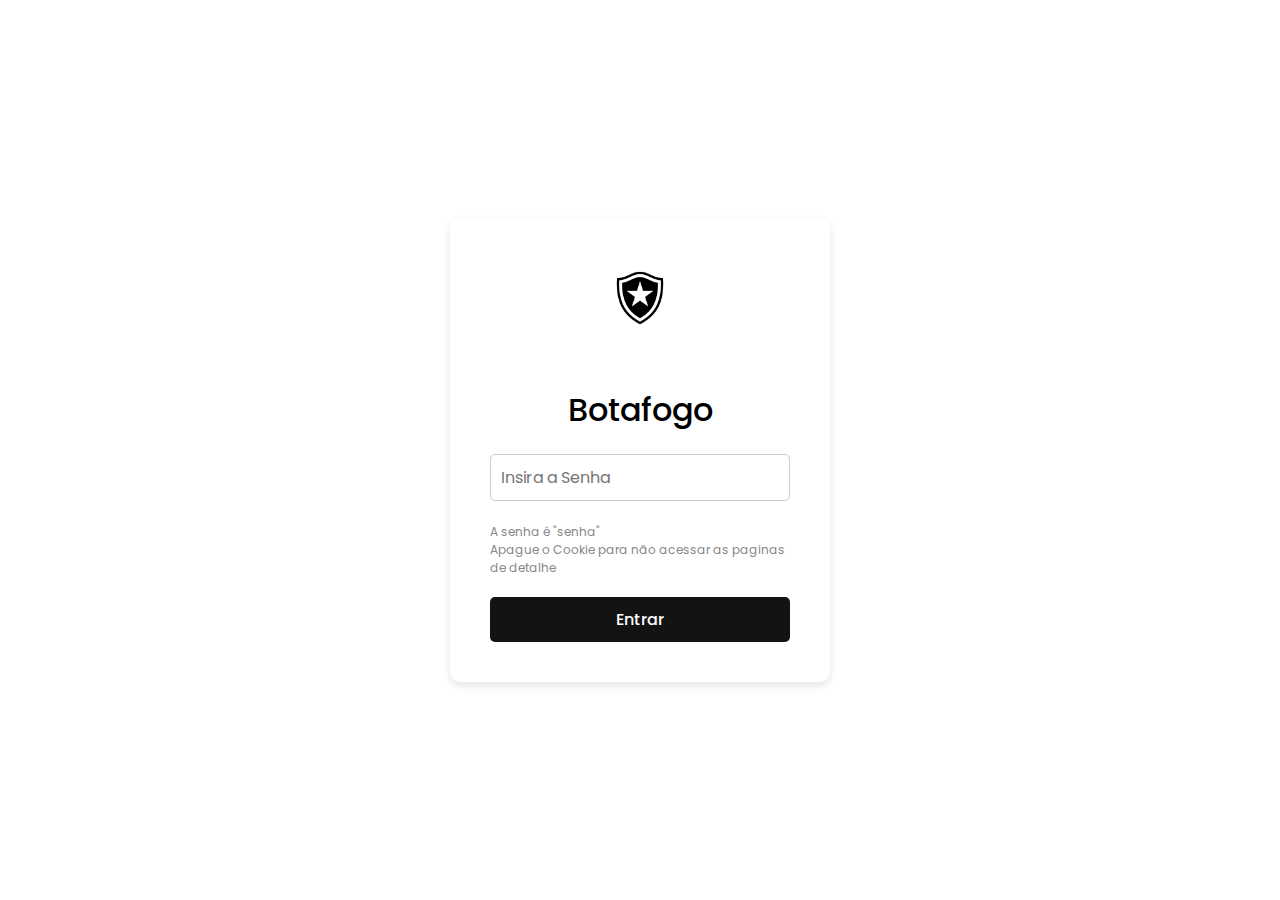
<file: index.html>
<!DOCTYPE html>
<html lang="en">
<head>
    <meta charset="UTF-8">
    <meta name="viewport" content="width=device-width, initial-scale=1.0">
    <title>Botafogo</title>
    <link rel="icon" href="imagem/botafogo.png" type="image/x-icon">
    <link rel="stylesheet" href="assets/style.css">
    <script src="dados/sha256.js"></script>
    <script src="assets/autenticacao.js" defer></script>
</head>
<body>

    <section id="caixa-login">

        <div class="conteudo-login">
            <img src="imagem/botafogo.png" alt="Logo do Botafogo">
            <h1>Botafogo</h1>
            <input type="password" id="senha" class="input-field" placeholder="Insira a Senha">

            <div id="mensagem"></div>
            
            <p id="dica">A senha é "senha"
                <br>Apague o Cookie para não acessar as paginas de detalhe
            </p>
            <button id="btn_login" class="login-button">Entrar</button>
        </div>

    </section>
    
</body>
</html>
</file>
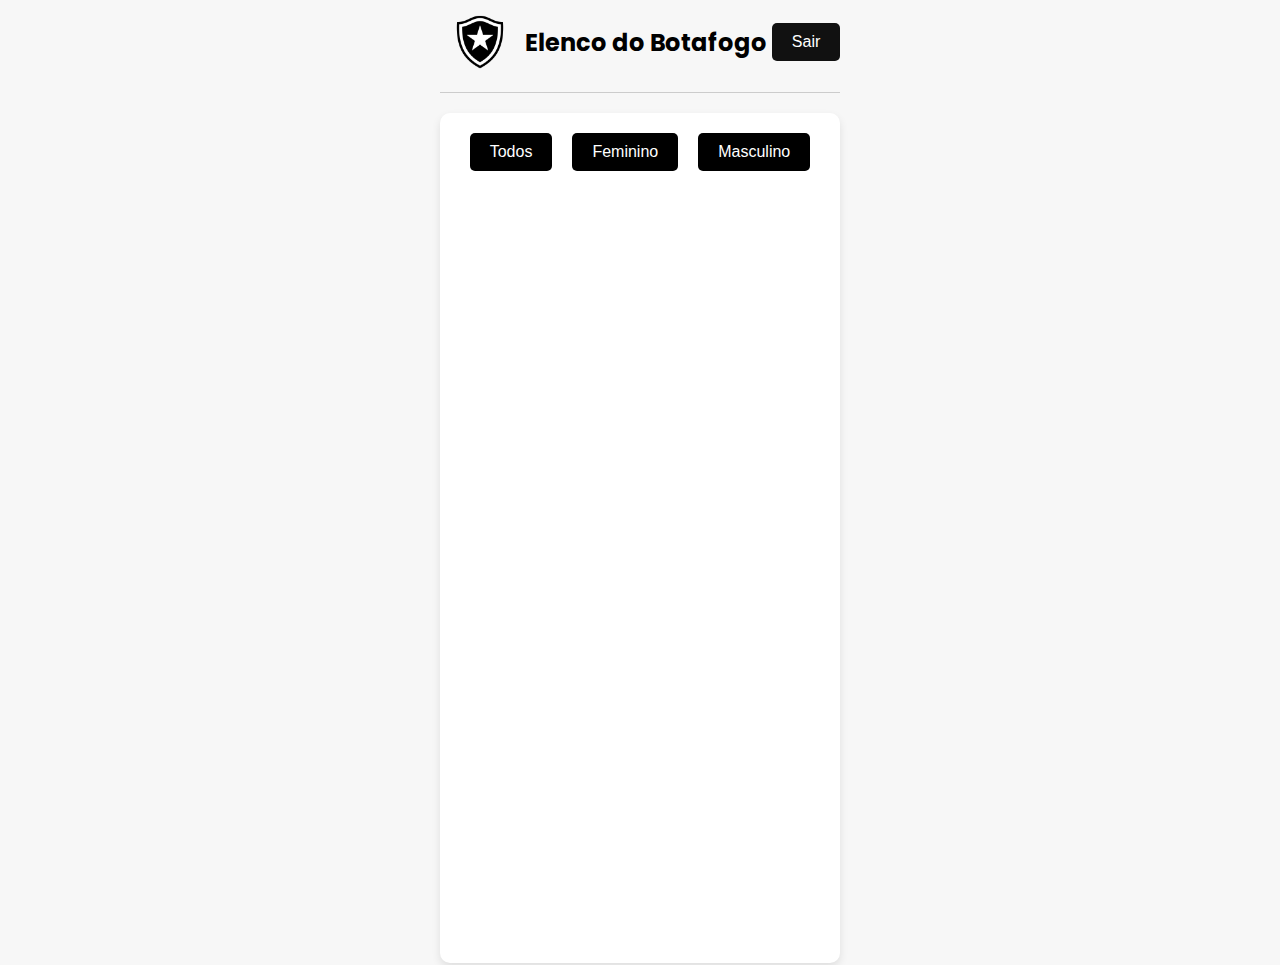
<file: main.html>
<!DOCTYPE html>
<html lang="pt">
<head>
    <meta charset="UTF-8">
    <title>Botafogo</title>
    <link rel="icon" href="imagem/botafogo.png" type="image/x-icon">
    <link rel="stylesheet" href="assets/main.css">
    <script src="assets/main.js" defer></script>
</head>
<body>

    <div class="container">
        <header class="header-main">
            <img src="imagem/botafogo.png" alt="Logo do Botafogo">
            <h1>Elenco do Botafogo</h1>
            <button onclick="sair()">Sair</button>
        </header>

        <main id="corpo-main">
            <section id="filtro-main">
                <button onclick="buscarDados('https://botafogo-atletas.mange.li/all')">Todos</button>
                <button onclick="buscarDados('https://botafogo-atletas.mange.li/feminino')">Feminino</button>
                <button onclick="buscarDados('https://botafogo-atletas.mange.li/masculino')">Masculino</button>
            </section>

            <section id="cards">
                <div id="cards-container" class="cards-container"></div>
            </section>
        </main>
    </div>
    
</body>
</html>
</file>
<file: assets/style.css>
@import url('https://fonts.googleapis.com/css2?family=Poppins:wght@100;200;300;400;500&display=swap');

* {
    font-family: 'Poppins', sans-serif;
}

body {
    margin: 0;
    padding: 0;
    display: flex;
    justify-content: center;
    align-items: center;
    height: 100vh;
    background: #ffffff;
}

#caixa-login {
    display: flex;
    justify-content: center;
    align-items: center;
    width: 100%;
    height: 100%;
}

.conteudo-login {
    background: #fff;
    padding: 40px;
    border-radius: 10px;
    box-shadow: 0 4px 8px rgba(0, 0, 0, 0.1);
    text-align: center;
    width: 300px;
}

.conteudo-login img {
    width: 80px;
    margin-bottom: 20px;
}

.conteudo-login h1 {
    margin-bottom: 20px;
    font-weight: 500;
    color: #000; 
}

.conteudo-login label {
    display: block;
    margin-bottom: 10px;
    font-weight: 500;
    color: #000; 
}

.input-field {
    width: 100%;
    padding: 10px;
    margin-bottom: 10px;
    border: 1px solid #ccc;
    border-radius: 5px;
    font-size: 16px;
    box-sizing: border-box;
}

#dica {
    color: #888;
    font-size: 12px; 
    text-align: left; 
    margin-bottom: 20px;
}

.login-button {
    width: 100%;
    padding: 10px;
    border: none;
    border-radius: 5px;
    background: #131313;
    color: #fff;
    font-size: 16px;
    font-weight: 500;
    cursor: pointer;
    transition: background 0.3s;
    box-sizing: border-box;
}

.login-button:hover {
    background: #cacaca;
    color: black;
}

#mensagem {
    font-size: 14px; 
    color: red;
}
</file>
<file: assets/main.css>
@import url('https://fonts.googleapis.com/css2?family=Poppins:wght@100;200;300;400;500&display=swap');


body {
  font-family: 'Poppins', sans-serif;
  margin: 0;
  padding: 0;
  background: #f7f7f7;
  display: flex;
  justify-content: center;
  align-items: center;
}

#corpo-main {
  background: #fff;
  padding: 20px;
  border-radius: 10px;
  box-shadow: 0 4px 8px rgba(0, 0, 0, 0.1);
  width: 90%;
  max-width: 1200px;
  height: 90vh;
  overflow-y: auto;
  display: flex;
  flex-direction: column;
  align-items: center;
  justify-content: flex-start;
}

.header-main {
  display: flex;
  justify-content: space-between;
  align-items: center;
  border-bottom: 1px solid #ccc;
  padding-bottom: 10px;
  margin-bottom: 20px;
  width: 100%;
}

.header-main h1 {
  font-size: 24px;
  font-weight: 700;
}

.header-main img {
  width: 80px;
}

.header-main button {
  padding: 10px 20px;
  border: none;
  border-radius: 5px;
  background: #111111;
  color: #fff;
  font-size: 16px;
  cursor: pointer;
  transition: background 0.3s;
}

.header-main button:hover {
  background: #ffffff;
  color: black;
}

#filtro-main {
  display: flex;
  justify-content: center;
  margin-bottom: 20px;
  width: 100%;
}

#filtro-main button {
  padding: 10px 20px;
  margin: 0 10px;
  border: none;
  border-radius: 5px;
  background: #000000;
  color: #fff;
  font-size: 16px;
  cursor: pointer;
  transition: background 0.3s;
}

#filtro-main button:hover {
  background: #ffffff;
  color: black;
}

.cards-container {
  display: flex;
  flex-wrap: wrap;
  justify-content: space-around;
  align-items: flex-start;
  max-width: 1200px;
  margin: 0 auto;
}

.card {
  box-shadow: 0 4px 8px 0 rgba(0,0,0,0.2);
  transition: 0.3s;
  width: calc(25% - 20px); 
  height: 500px;
  margin: 10px;
  box-sizing: border-box; 
  opacity: 0;
  transform: translateY(50px);
  transition: opacity 0.5s ease-out, transform 0.5s ease-out;
}

.card img {
  max-width: 100%;
  height: auto;
  display: block;
  margin: 0 auto; 
}

.card.visible {
  opacity: 1;
  transform: translateY(0);
}

@media (max-width: 1024px) {
  .card {
    width: calc(50% - 20px); 
  }
}

@media (max-width: 768px) {
  .card {
    width: calc(100% - 20px);
  }
}

.container {
  padding: 2px 16px;
}
</file>
